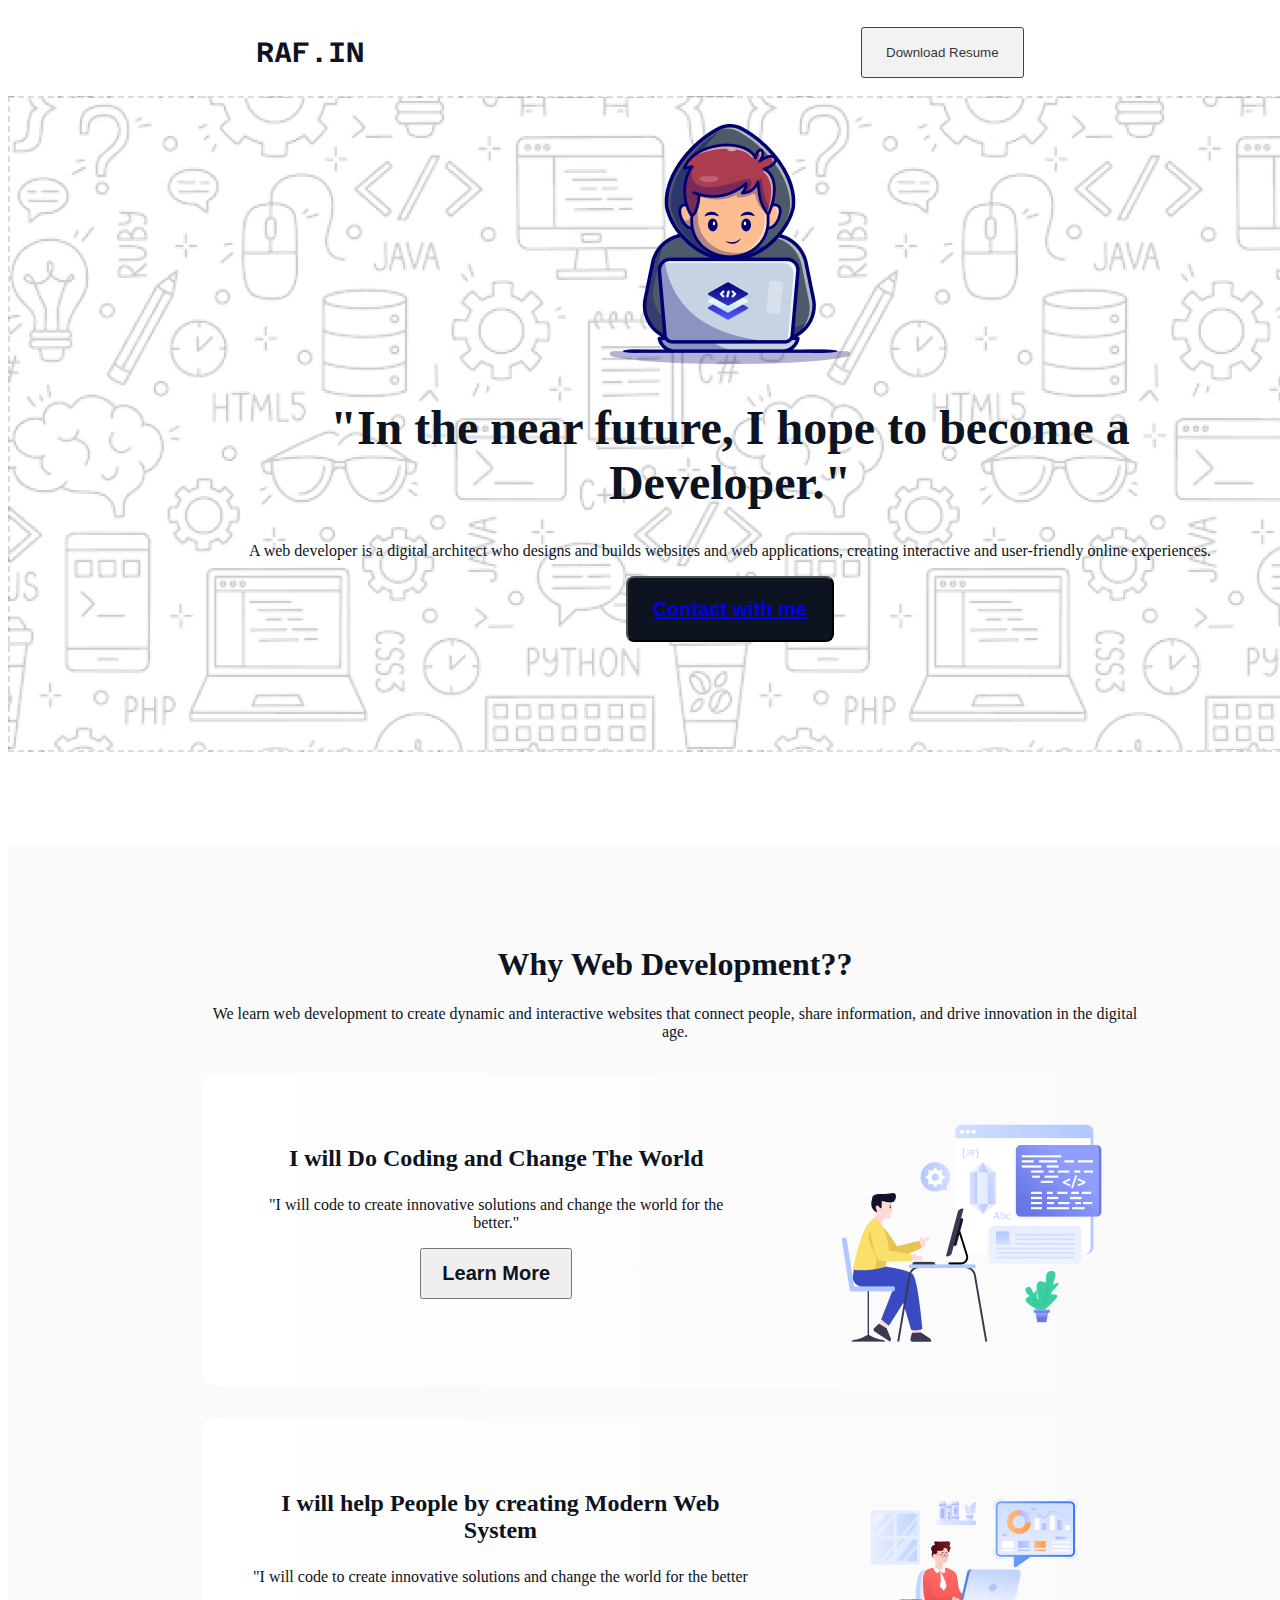
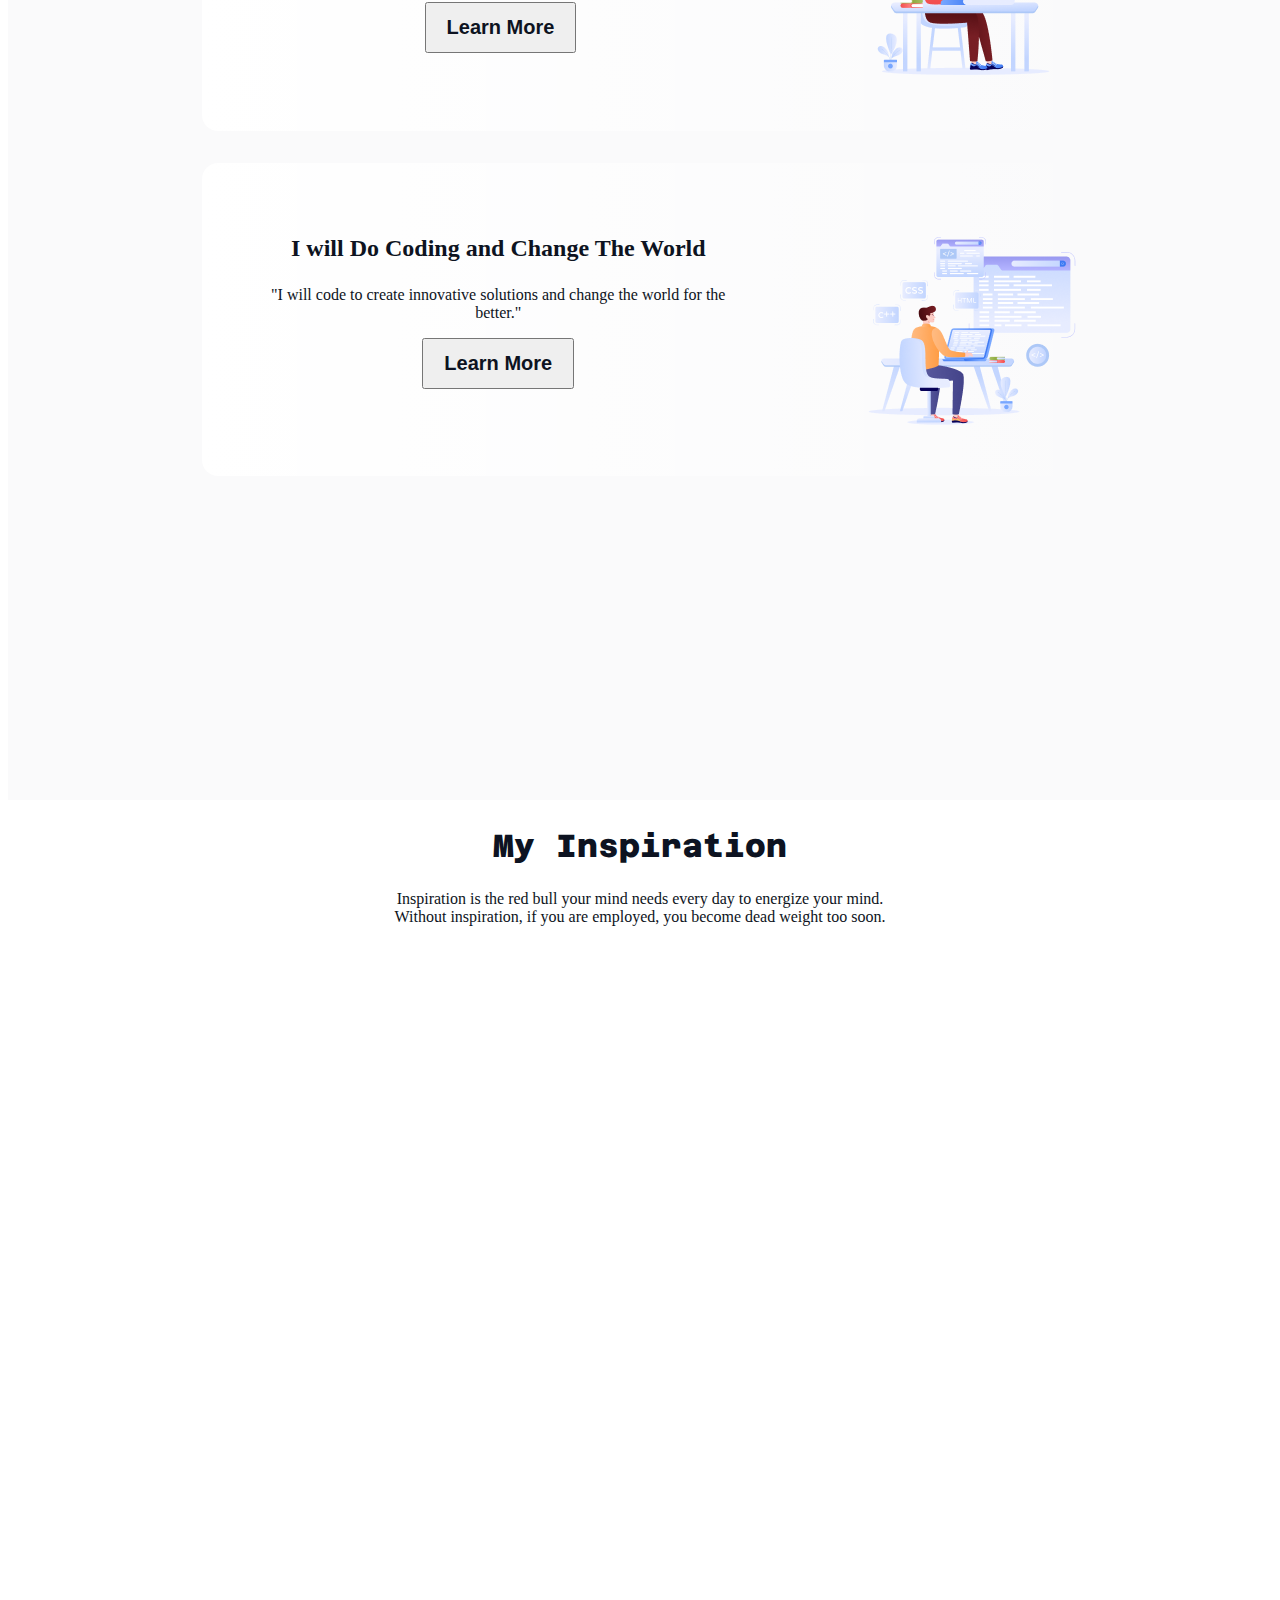
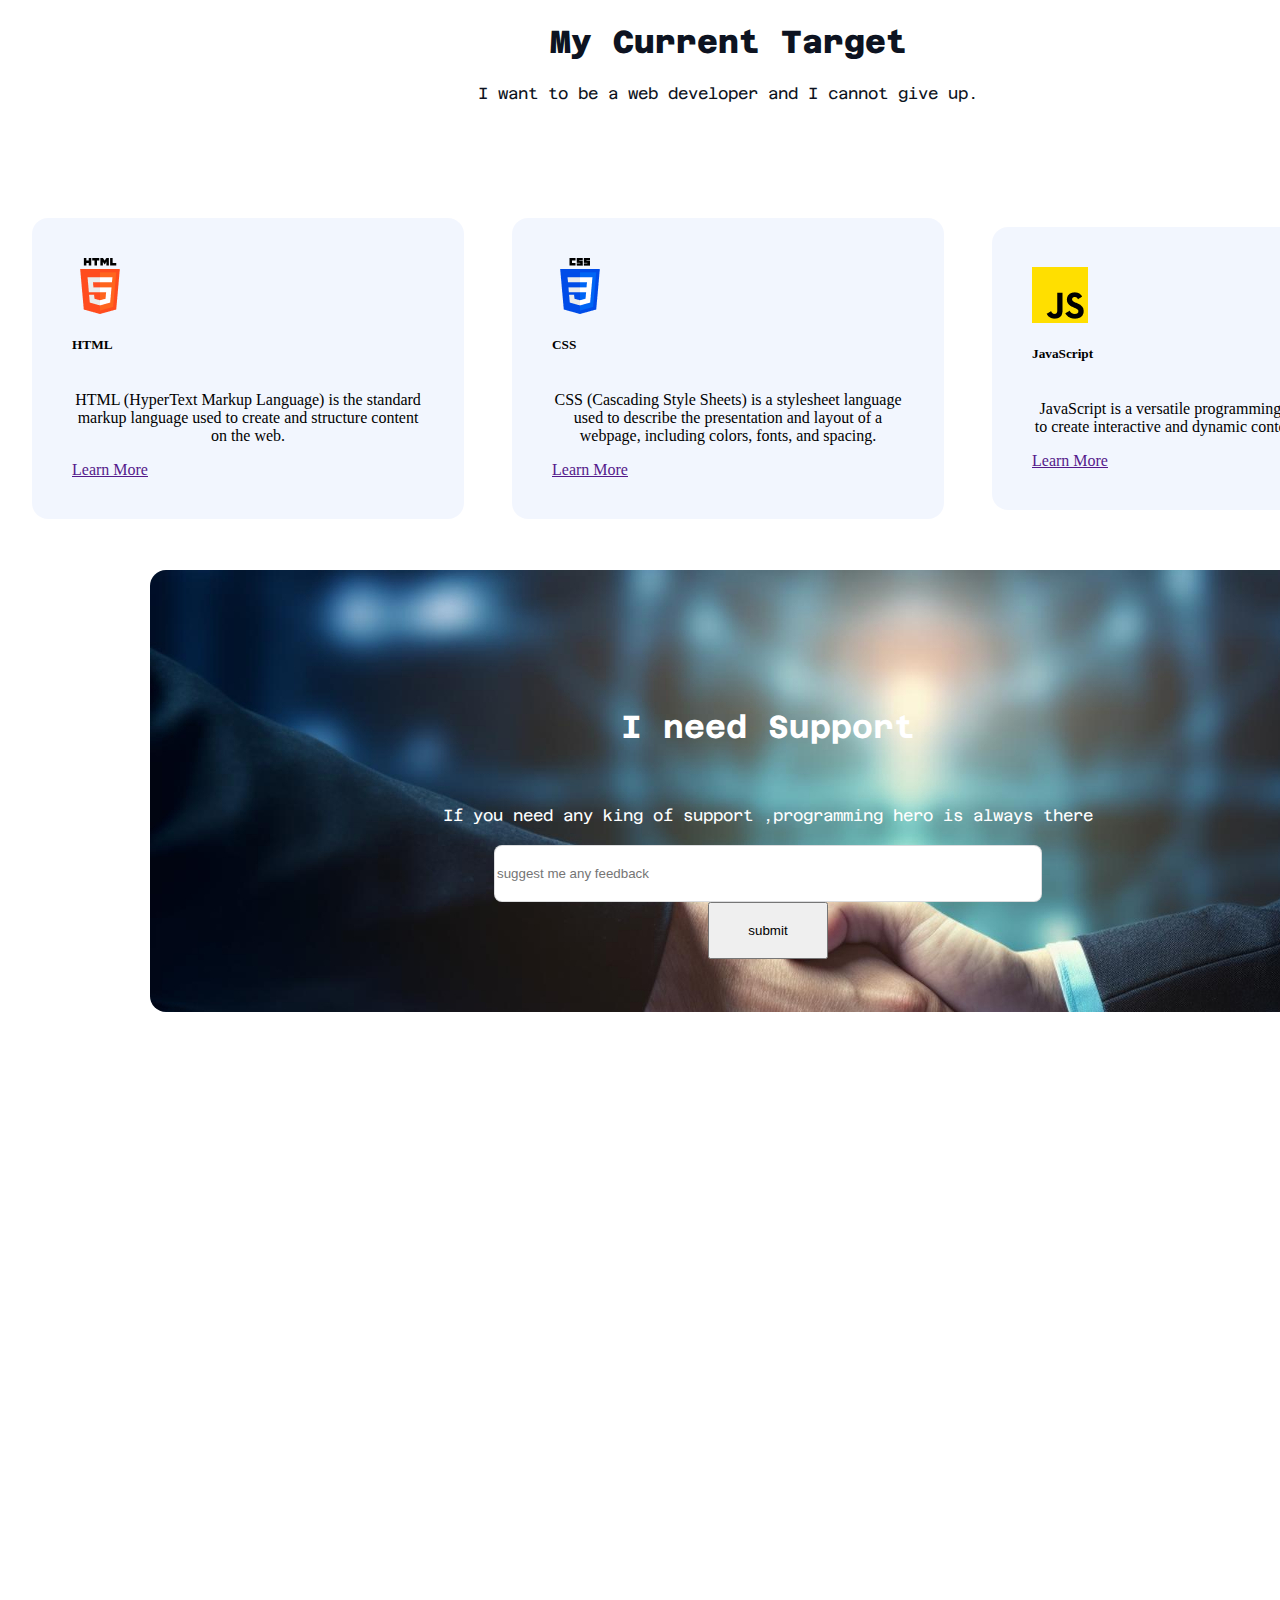
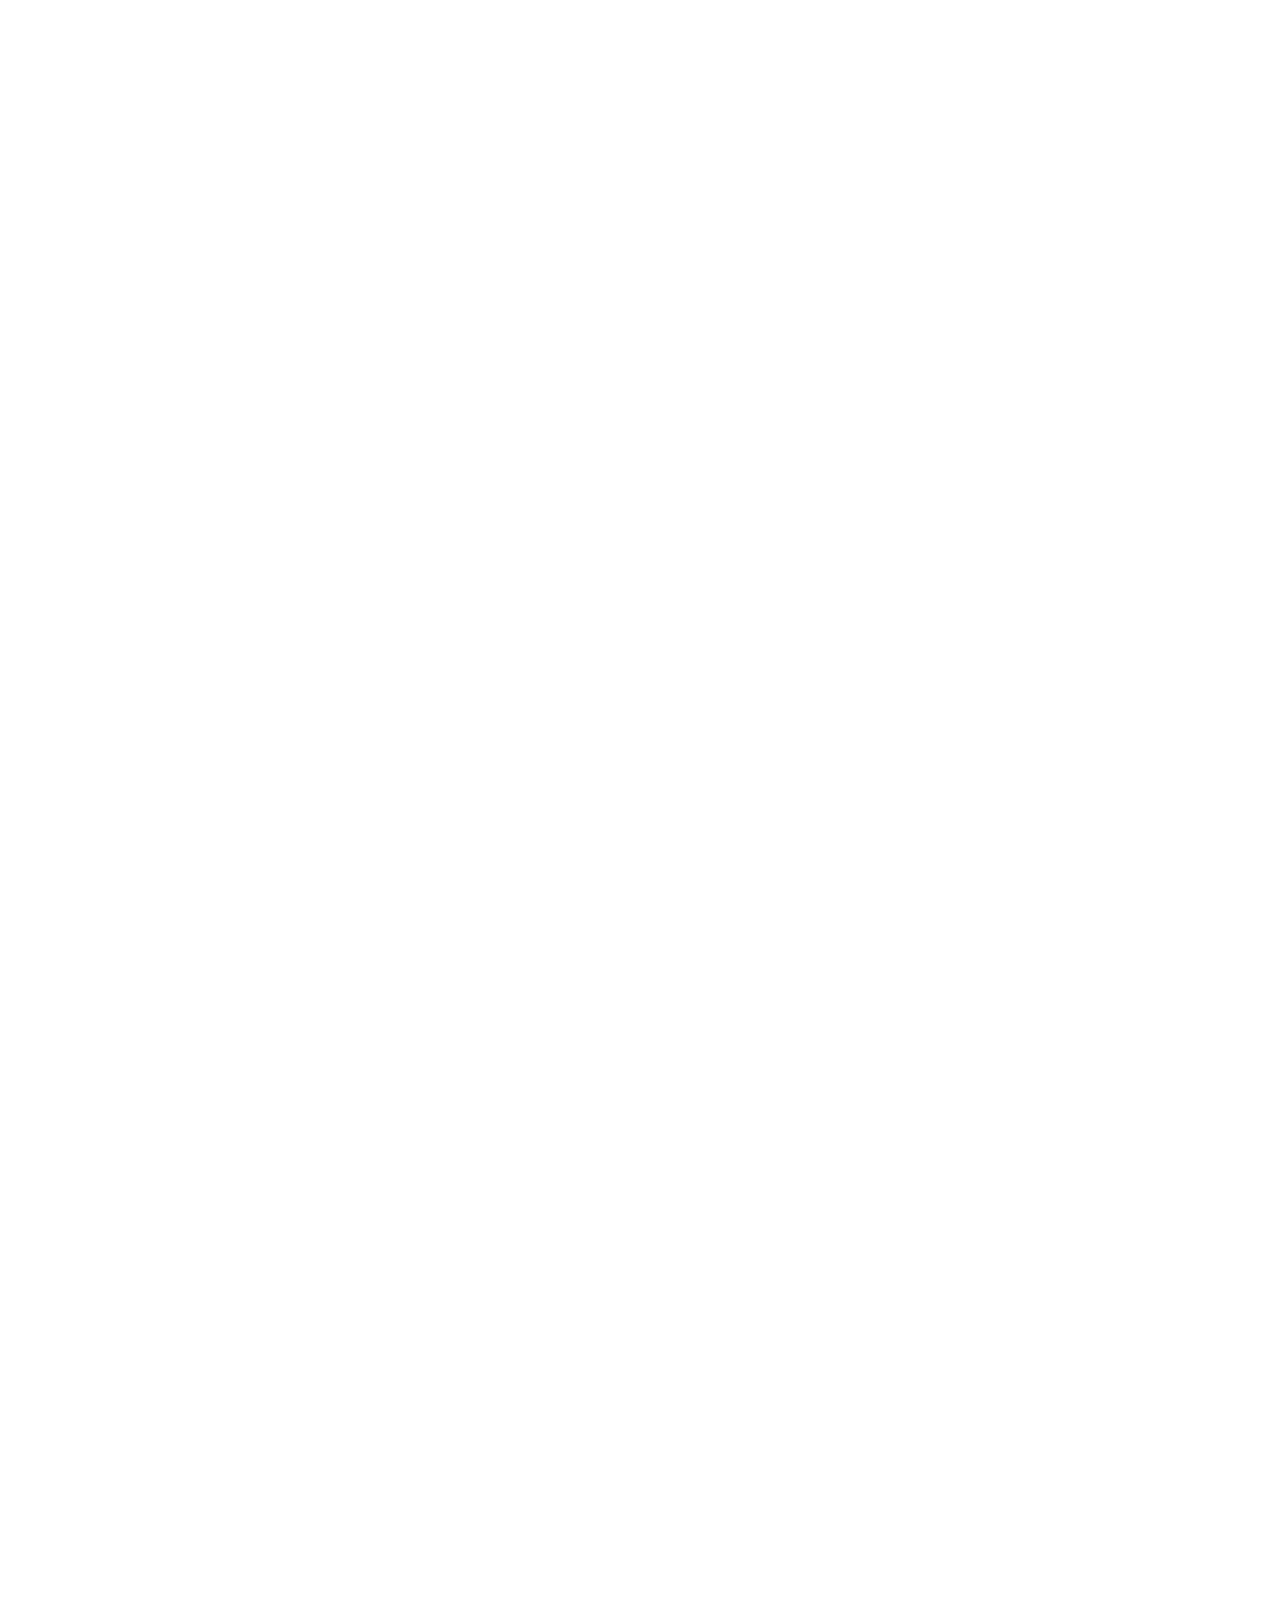
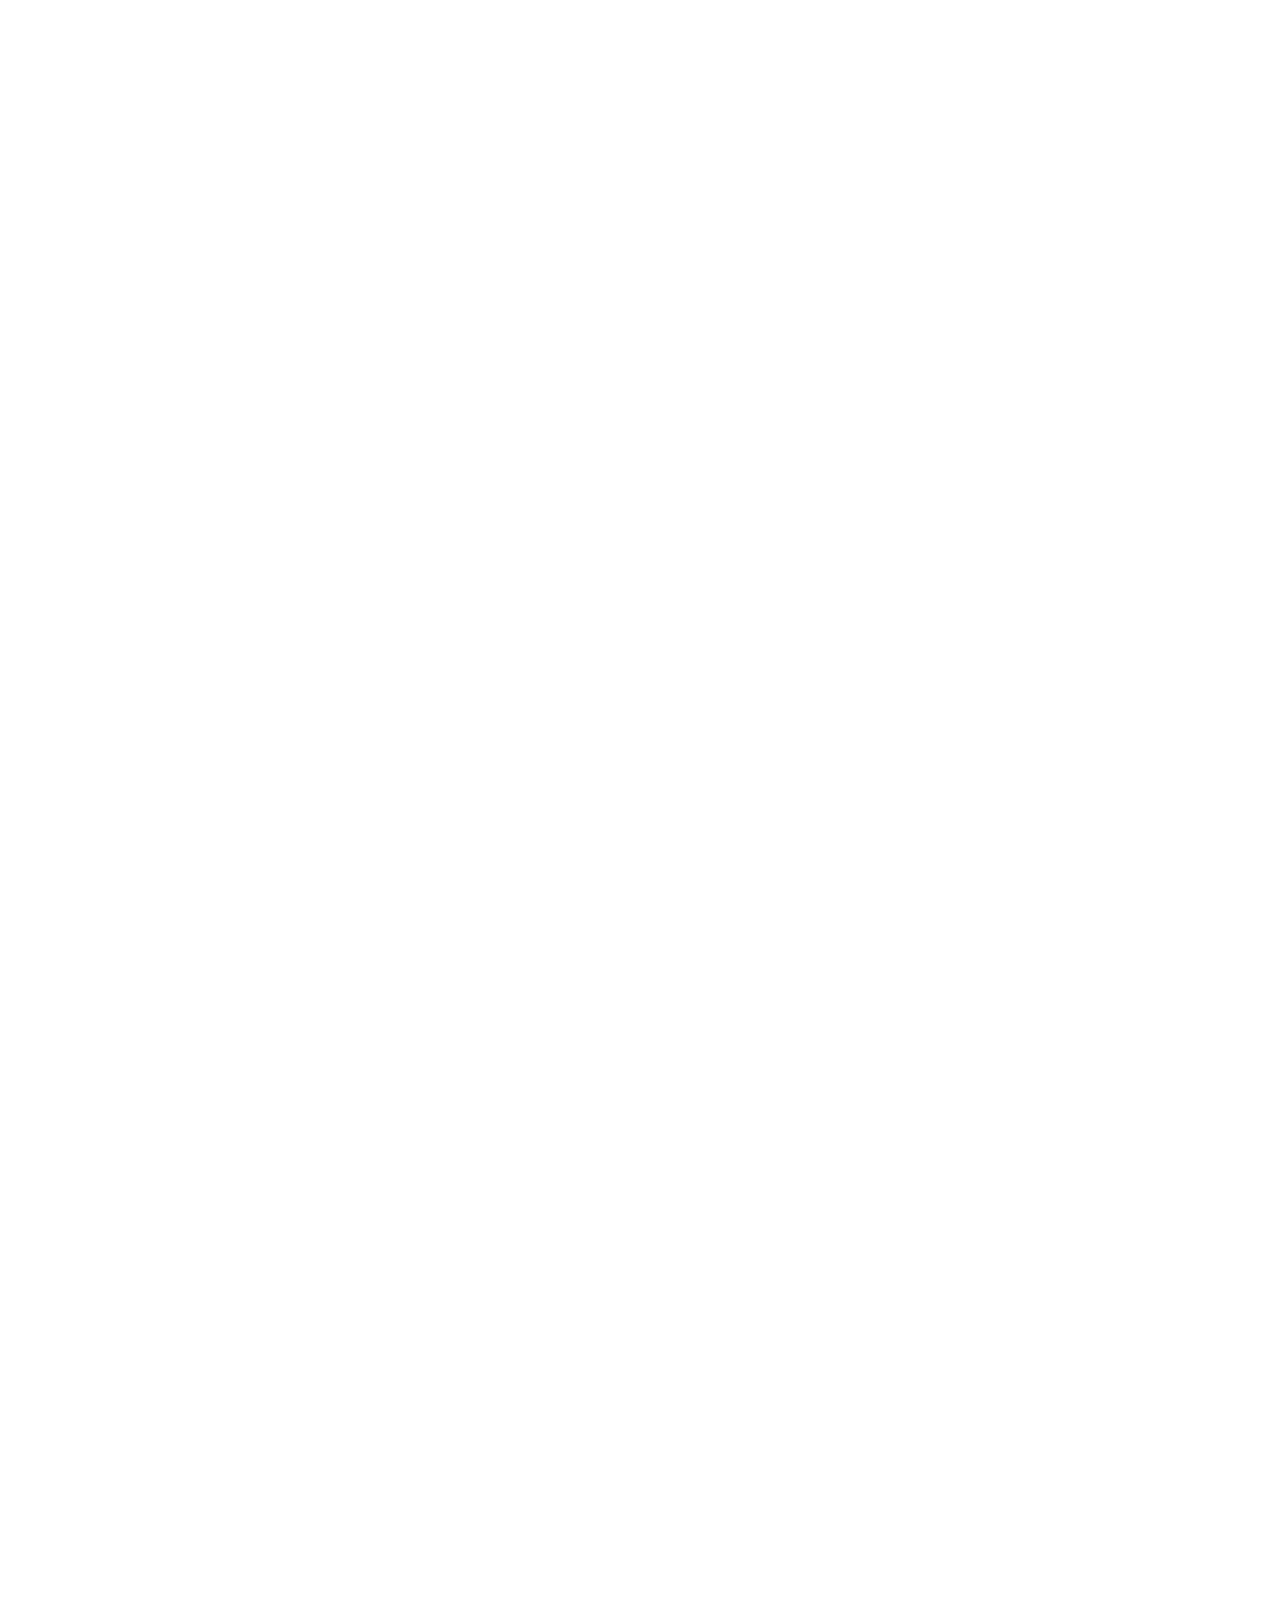
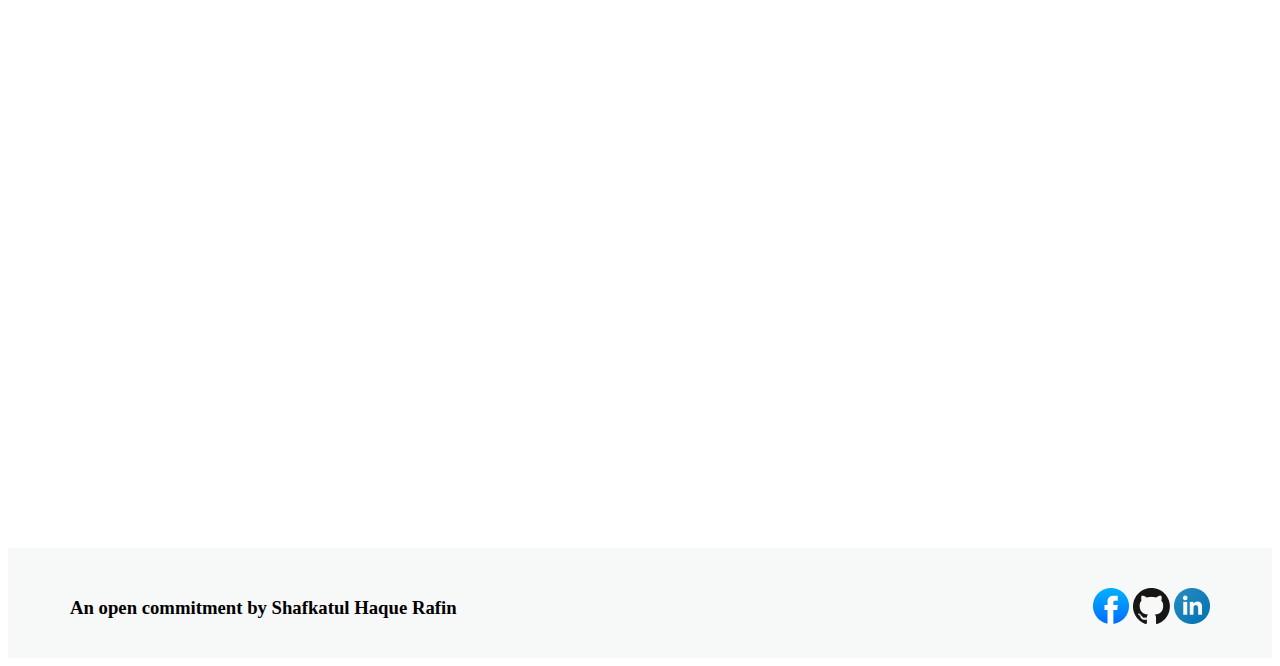
<file: index.html>
<!DOCTYPE html>
<html lang="en">
  <head>
    <meta charset="UTF-8" />
    <meta name="viewport" content="width=device-width, initial-scale=1.0" />
    <title>Assignment-1</title>
    <link rel="preconnect" href="https://fonts.googleapis.com" />
    <link rel="preconnect" href="https://fonts.gstatic.com" crossorigin />
    <link
      href="https://fonts.googleapis.com/css2?family=Azeret+Mono:ital,wght@0,100..900;1,100..900&display=swap"
      rel="stylesheet"
    />
    <link rel="stylesheet" href="style/style.css" />
  </head>
  <body>
    <header>
      <nav>
        <h3 class="nav-title">RAF.IN</h3>
        <button class="nav-btn">Download Resume</button>
      </nav>
      <section class="bn-container">
        <div class="bn-information">
          <div>
            <img src="./assets/Group.png" alt="" />
          </div>
          <h1 class="bn-title">
            "In the near future, I hope to become a Developer."
          </h1>
          <p class="bn-description">
            A web developer is a digital architect who designs and builds
            websites and web applications, creating interactive and
            user-friendly online experiences.
          </p>
          <button class="bn-btn"><a href="#ft">Contact with me</a></button>
        </div>
      </section>
    </header>
    <main>
      <section class="web-section">
        <div class="web-container">
          <div class="web-text">
            <h1 class="web-text-title">Why Web Development??</h1>
            <p class="web-text-description">
              We learn web development to create dynamic and interactive
              websites that connect people, share information, and drive
              innovation in the digital age.
            </p>
          </div>
          <div class="world">
            <div class="world-description">
              <h3 class="description-title">
                I will Do Coding and Change The World
              </h3>
              <p class="description-des">
                "I will code to create innovative solutions and change the world
                for the better."
              </p>
              <button class="description-btn">Learn More</button>
            </div>
            <div class="image">
              <img src="./assets/Layer_1.png" alt="" />
            </div>
          </div>
          <div class="world">
            <div class="world-description">
              <h3 class="description-title">
                I will help People by creating Modern Web System
              </h3>
              <p class="description-des">
                "I will code to create innovative solutions and change the world
                for the better
              </p>
              <button class="description-btn">Learn More</button>
            </div>
            <div class="image">
              <img src="./assets/Group 3.png" alt="" />
            </div>
          </div>
          <div class="world">
            <div class="world-description">
              <h3 class="description-title">
                I will Do Coding and Change The World
              </h3>
              <p class="description-des">
                "I will code to create innovative solutions and change the world
                for the better."
              </p>
              <button class="description-btn">Learn More</button>
            </div>
            <div class="image">
              <img src="./assets/Group 4.png" alt="" />
            </div>
          </div>
        </div>
      </section>

      <!-- 3rd page -->
      <section class="inspiration">
        <div class="inspiration-container">
          <h2 class="inspiration-title">My Inspiration</h2>
          <p class="inspiration-description">
            Inspiration is the red bull your mind needs every day to energize
            your mind. <br />
            Without inspiration, if you are employed, you become dead weight too
            soon.
          </p>
        </div>
        <div class="inspiration-video">
          <iframe
            width="1076"
            height="550"
            src="https://www.youtube.com/embed/S-gIFz-uYNw?si=Ya8783zU8w4uLumI"
            title="YouTube video player"
            frameborder="0"
            allow="accelerometer; autoplay; clipboard-write; encrypted-media; gyroscope; picture-in-picture; web-share"
            referrerpolicy="strict-origin-when-cross-origin"
            allowfullscreen
          ></iframe>
        </div>
      </section>
      <!-- 4th page -->
      <section class="target">
        <div class="target-container">
          <h1 class="target-title">My Current Target</h1>
          <p class="target-description">
            I want to be a web developer and I cannot give up.
          </p>
        </div>
        <div class="skills">
          <div class="skill">
            <img src="./assets/html.png" alt="" />
            <h5 class="skill-title">HTML</h5>
            <p class="skill-des">
              HTML (HyperText Markup Language) is the standard markup language
              used to create and structure content on the web.
            </p>
            <a href="" class="skill-link">Learn More</a>
          </div>
          <div class="skill">
            <img src="./assets/css.png" alt="" />
            <h5 class="skill-title">CSS</h5>
            <p class="skill-des">
              CSS (Cascading Style Sheets) is a stylesheet language used to
              describe the presentation and layout of a webpage, including
              colors, fonts, and spacing.
            </p>
            <a href="" class="skill-link">Learn More</a>
          </div>
          <div class="skill">
            <img src="./assets/js.png" alt="" />
            <h5 class="skill-title">JavaScript</h5>
            <p class="skill-des">
              JavaScript is a versatile programming language used to create
              interactive and dynamic content on websites.
            </p>
            <a href="" class="skill-link">Learn More</a>
          </div>
        </div>
      </section>
      <section class="support">
        <div class="supportive-div">
          <h4 class="supportive-title">I need Support</h4>
          <p class="supportive-des">
            If you need any king of support ,programming hero is always there
          </p>
          <input
            class="box"
            type="text"
            name=""
            id=""
            placeholder="suggest me any feedback"
          />
          <input class="box2" type="submit" value="submit" />
        </div>
      </section>
    </main>
    <footer class="social-media-container" id="ft">
      <div class="secial-media-content">
        <h3>An open commitment by Shafkatul Haque Rafin</h3>
        <div>
          <a
            href="https://www.facebook.com/groups/programmingherocommunity"
            target="_blank"
            ><img src="./assets/facebook.png" alt=""
          /></a>
          <a
            href="https://github.com/ProgrammingHero1/responsive-web-dev-portfolio.git"
            target="_blank"
            ><img src="./assets/github.png" alt=""
          /></a>
          <a href="https://bd.linkedin.com/" target="_blank"
            ><img
              src="./assets/linkedin-icon 1.png"
              alt=""
          /></a>
        </div>
      </div>
    </footer>
  </body>
</html>
</file>
<file: style/style.css>
.azeret-mono-normal {
  font-family: "Azeret Mono", monospace;
  font-optical-sizing: auto;
  font-style: normal;
}
nav{
    display: flex;
    flex-direction: row;
    align-items: center;
    justify-content: space-around;                             
}
.nav-title{
    color: rgb(13, 19, 33);
    font-family: Azeret Mono;
    font-size: 28px;
    font-weight: 600;
}
.nav-btn{
        box-sizing: border-box;
         border: 1px solid rgb(13, 19, 33);
         border-radius: 3px;
         opacity: 0.8;
         padding: 17px 24px 17px 24px;                                                     
}
.bn-container{
    width: 1440px;
    height: 652px;    
   margin: 0 auto; 
   background-image: url(../assets/Hero-bg.png); 
 border: 2px dashed rgba(0, 0, 0, 0.132);                   
}
.bn-information{
    width: 998px;
    height: 582px;
   margin: 26px auto;                            
     text-align: center; 
}
.bn-title{
    font-weight: 900;
    font-size: 48px;
    color:#0D1321;
}
.bn-description{
    font-size: 16px;
    color:#0D1321;
}
.bn-btn{
    font-weight: 600;
    font-size: 20px;
    color:#FFFFFF;
    width:208px;
    height:66px;
    border-radius: 8px;
    background: rgb(13, 19, 33);
}
/* section style */
.web-section{
    width:1140px;
    height: 1395px;
    margin:0 auto;
    text-align: center;
    padding:80px 97px;
    background: rgba(13, 19, 33, 0.02);
    margin-top: 93px;
}
.web-container{
    width: 946px;
    height:1245px;
    margin:0 auto;
    text-align: center;
    
}
.web-text-title{
    color:#0D1321;
    font-size: 32px;
    font-weight: 900;
}
.web-text-description{
    font-size: 16px;
    color:#0D1321;
}
.world{
    display: flex;
    padding:48px;
    border-radius: 16px;
    margin-top: 32px;
    background: linear-gradient(90.00deg, rgb(255, 255, 255),rgba(255, 255, 255, 0) 100%);
    gap:98px;
}
.description-title{
    font-size: 24px;
    font-weight: 800;
    color:#0D1321;
}
.description-des{
    font-size: 16px;
    color:#0D1321;
}
.description-btn{
    font-size: 20px;
    font-weight: 600;
    color:#0D1321;
    padding:12px 20px;
}
.image{
    width: 259.56px;
    height: 217.01px;
}
/* 3rd page */
.azeret-mono-normal {
    font-family: "Azeret Mono", monospace;
    font-optical-sizing: auto;
    font-style: normal;
  }
.inspiration{

    width: 1140px;
    height:775px;
    margin:0 auto;
    text-align: center;

}
.inspiration-container{
    justify-content: center;
    align-items: center;
    text-align: center;
    margin-bottom: 48px;
    
    
}
.inspiration-title{
   
    color: rgb(13, 19, 33);
font-family: Azeret Mono;
font-size: 32px;
font-weight: 800;
line-height: 37px;
letter-spacing: 0%;
text-align: center;

}
.inspiration-description{
    font-size: 16px;
    color:#0D1321;
}
/* 4th page */
.target{
    
    
    margin:0 auto;
    position: relative;
width: 1440px;
height: 5245px;
background: rgb(255, 255, 255);
}
.target-container{
    margin:0 auto;
   text-align: center;
}
.skills{
    justify-content: space-around;
    text-align: center;
display: flex;
flex-direction: row;
/* justify-content: flex-start; */
align-items: center;
padding: 0px;

order: 0;
align-self: stretch;
flex-grow: 0;
margin: 111px 0px;
}
.skill{
    
    width: 364px;
    display: flex;
flex-direction: column;
justify-content: flex-start;
align-items: flex-start;
padding: 40px;

order: 1;
flex-grow: 0;
margin: 0px 24px;
border-radius: 16px;
background: rgba(0, 76, 232, 0.05);

}
.target-title{
    color: rgb(13, 19, 33);
font-family: Azeret Mono;
font-size: 32px;
font-weight: 800;
line-height: 37px;
letter-spacing: 0%;
text-align: center;
}
.target-description{
    color: rgb(13, 19, 33);
font-family: Azeret Mono;
font-size: 16px;
font-weight: 400;
line-height: 26px;
letter-spacing: 0%;
text-align: center;
}
/* 5th page */
.support{
    margin:0 auto;
    background-image: url(../assets/handshake.jpg);
    position: absolute;
width: 1140px;
height: 314px;
left: 150px;
right: 150px;
top:3770px;
bottom: 179px;
display: flex;
flex-direction: column;
justify-content: flex-start;
align-items: flex-start;
padding: 64px 48px 64px 48px;
border-radius: 16px;
background: rgba(0, 0, 0, 0.2),rgba(0, 0, 0, 0.2),rgba(0, 0, 0, 0.2);
}
.supportive-div{
    display: flex;
flex-direction: column;
justify-content: center;
align-items: center;
padding: 0px;
flex: none;
order: 0;
align-self: stretch;
flex-grow: 0;
margin: 32px 0px;
}
.supportive-title{
    color: rgb(255, 255, 255);
font-family: Azeret Mono;
font-size: 32px;
font-weight: 700;
line-height: 36px;
letter-spacing: 0%;
text-align: center;
}
.supportive-des{
    color: rgb(255, 255, 255);
font-family: Azeret Mono;
font-size: 16px;
font-weight: 400;
line-height: 26px;
letter-spacing: 0%;
text-align: center;
}
.box{
    width:548px;
    height: 57px;
    box-sizing: border-box;
border: 1px solid rgba(13, 19, 33, 0.15);
border-radius: 8px;


background: rgb(255, 255, 255);
}
.box2{
    width: 120px;
    height:57px;
    padding: 17px 20px;
}
/* FOOTER PART */
.social-media-container{
    height: 100px;       
    background: rgba(13, 19, 33, 0.03);;   
    margin-top: 80px;    
    align-items: center;  
    padding: 5px;  
    top:4163px;      
}
.secial-media-content{
      height: 10px;
      width: 1140px;    
      display: flex;
      flex-direction: row;
      justify-content: space-between;  
    align-items: center;    
    margin: 50px auto;     
}
</file>
